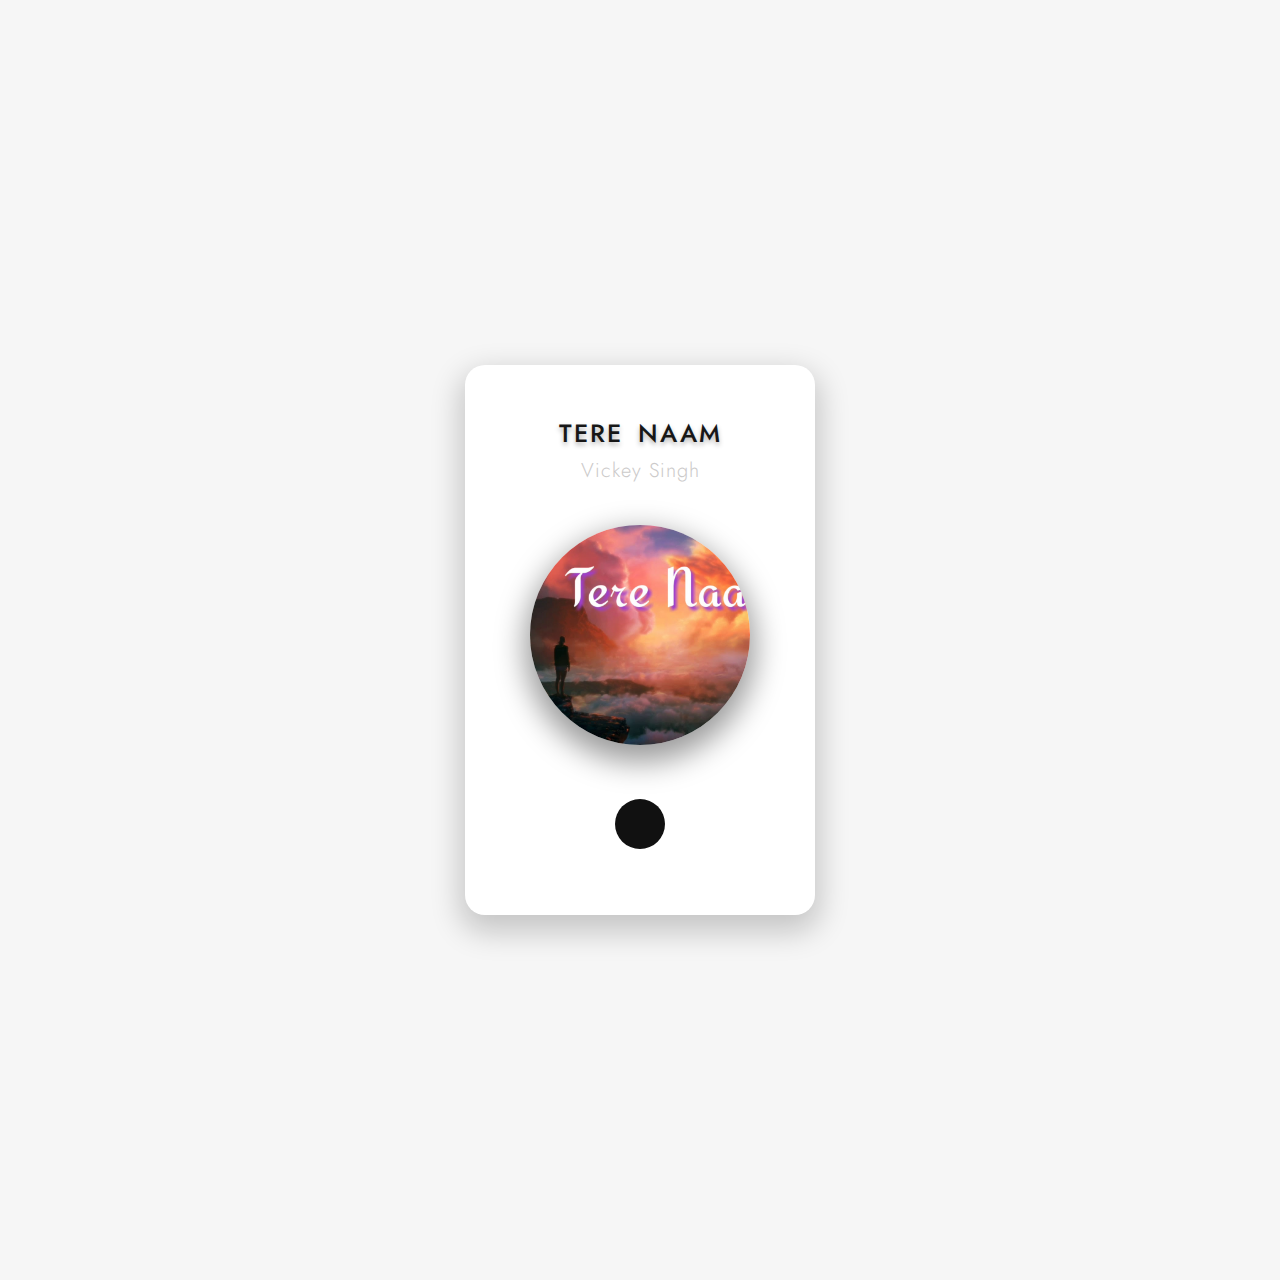
<file: music.htm>
<!DOCTYPE html>
<html lang="en">

<head>
    <meta charset="UTF-8">
    <meta http-equiv="X-UA-Compatible" content="IE=edge">
    <meta name="viewport" content="width=device-width, initial-scale=1.0">
    <link rel="stylesheet" href="https://pro.fontawesome.com/releases/v5.10.0/css/all.css" integrity="sha384-AYmEC3Yw5cVb3ZcuHtOA93w35dYTsvhLPVnYs9eStHfGJvOvKxVfELGroGkvsg+p" crossorigin="anonymous" />
    <title>Music Player App</title>
    <link rel="stylesheet" href="css/style.css" />
</head>

<body>
    <div class="main_div">
        <div class="music_container">
            <h2 id="title">TERE NAAM</h2>
            <h3 id="artist">Vickey Singh</h3>
            <div class="img_container">
                <img src="images/tere-naam.jpg" alt="">
            </div>
            <audio src="music/tere-naam.mp3"></audio>

            <!-- controls -->
            <div class="music_controls">
                <i class="fas fa-backward" id="prev" title="Previous"></i>
                <i class="fas fa-play main_button" id="play" title="Play"></i>
                <i class="fas fa-forward" id="next" title="Next"></i>
            </div>
        </div>
    </div>
    <script>
        const music = document.querySelector('audio');
        const img = document.querySelector('img');
        const play = document.getElementById("play");
        const artist = document.getElementById("artist");
        const title = document.getElementById("title");
        const prev = document.getElementById("prev");
        const next = document.getElementById("next");

        const songs = [{
            name: "tere-naam",
            title: "Tere naam",
            artist: "Vickey Singh",
        }, {
            name: "udd-ja-kaale-kanwan",
            title: "udd ja kaale kanwan",
            artist: "vickey singh",
        }, {
            name: "jaane-kyon-log-mohabbat-kiya",
            title: "jaane kyon log mohabbat kiya",
            artist: "vickey singh",
        }, {
            name: "kya-mujhe-pyaar-hai",
            title: "kya mujhe pyaar hai",
            artist: "Vickey Singh",
        }, {
            name: "do-dil-mil-rahe-hai",
            title: "do dil mil rahe hai",
            artist: "Kumar Sanu",
        }, {
            name: "dil-ko-karaar-aaya",
            title: "dil ko karaar aaya",
            artist: "Yasser Desai, Neha Kakkar",
        }, ]

        let isPlaying = false;
        const playMusic = () => {
            music.play();
            play.classList.replace('fa-play', 'fa-pause');
            img.classList.add("anime");
            isPlaying = true;
        };

        // for pause function
        const pauseMusic = () => {
            music.pause();
            play.classList.replace('fa-pause', 'fa-play');
            img.classList.remove("anime");
            isPlaying = false;
        };

        play.addEventListener('click', () => {
            if (isPlaying) {
                pauseMusic();
            } else {
                playMusic();
            }
        })

        // changing the music data

        const loadSong = (songs) => {
            title.textContent = songs.title;
            artist.textContent = songs.artist;
            music.src = "music/" + songs.name + ".mp3"
            img.src = "images/" + songs.name + ".jpg";
        };

        songIndex = 0;
        const nextSong = () => {
            songIndex = (songIndex + 1) % songs.length;
            loadSong(songs[songIndex]);
            if (!isPlaying) {
                pauseMusic();
            } else {
                playMusic();
            }
        }

        const prevSong = () => {
            songIndex = (songIndex - 1) % songs.length;
            loadSong(songs[songIndex]);
            if (!isPlaying) {
                pauseMusic();
            } else {
                playMusic();
            }
        }

        next.addEventListener("click", nextSong);
        prev.addEventListener("click", prevSong);
    </script>
</body>

</html>
</file>
<file: css/style.css>
@import url('https://fonts.googleapis.com/css2?family=Jost:wght@700&display=swap');
*,
*::after,
*::before {
    margin: 0;
    padding: 0;
    box-sizing: border-box;
}

html {
    font-size: 62.5%;
    font-family: "Jost", sans-serif;
}

.main_div {
    width: 100vw;
    height: 100vw;
    background-color: #f6f6f6;
    display: grid;
    place-items: center;
}

.music_container {
    width: 35rem;
    height: 55rem;
    background-color: #ffffff;
    border-radius: 2rem;
    box-shadow: 0 1.2rem 3rem 0.5rem rgba(0, 0, 0, 0.2);
    padding: 3rem;
    text-align: center;
}

.music_container #title {
    text-transform: uppercase;
    letter-spacing: 0.2rem;
    word-spacing: 0.5rem;
    color: #171717;
    margin: 2rem 0 0.5rem 0;
    font-size: 2.5rem;
    font-weight: 500;
    text-shadow: 0 0.3rem 0.5rem rgba(0, 0, 0, 0.3);
}

.music_container #artist {
    color: #cccaca;
    text-transform: capitalize;
    letter-spacing: 0.1rem;
    font-size: 2rem;
    margin-bottom: 4rem;
    font-weight: 300;
}

.img-container {
    width: 25rem;
    height: 25rem;
    margin: auto;
}

img {
    width: 220px;
    height: 220px;
    border-radius: 50%;
    object-fit: cover;
    box-shadow: 0 1.2rem 3rem 0.5rem rgba(0, 0, 0, 0.4);
}

.music_controls {
    width: 20rem;
    display: flex;
    justify-content: space-between;
    align-items: center;
    margin: auto;
    margin-top: 5rem;
}

.music_container .fas {
    color: #111111;
    font-size: 2rem;
    cursor: pointer;
    filter: drop-shadow(0 1.2rem 3rem 0.5rem rgba(0, 0, 0, 0.4));
}

.music_container .main_button {
    width: 5rem;
    height: 5rem;
    border-radius: 50%;
    background-color: #111;
    color: #f6f6f6;
    display: flex;
    justify-content: center;
    align-items: center;
    font-size: 1.4rem;
}

.music_controls .fas:hover {
    color: grey;
}

.music_controls .fa-play:hover {
    background-color: whitesmoke;
    color: black;
    box-shadow: 0 1rem 2rem 0.2rem rgba(0, 0, 0, 0.4);
}


/* rotate anime class to animate */

.anime {
    animation: rotatePlayer 3s linear infinite;
}

@keyframes rotatePlayer {
    from {
        transform: rotate(0deg);
    }
    to {
        transform: rotate(360deg);
    }
}
</file>
